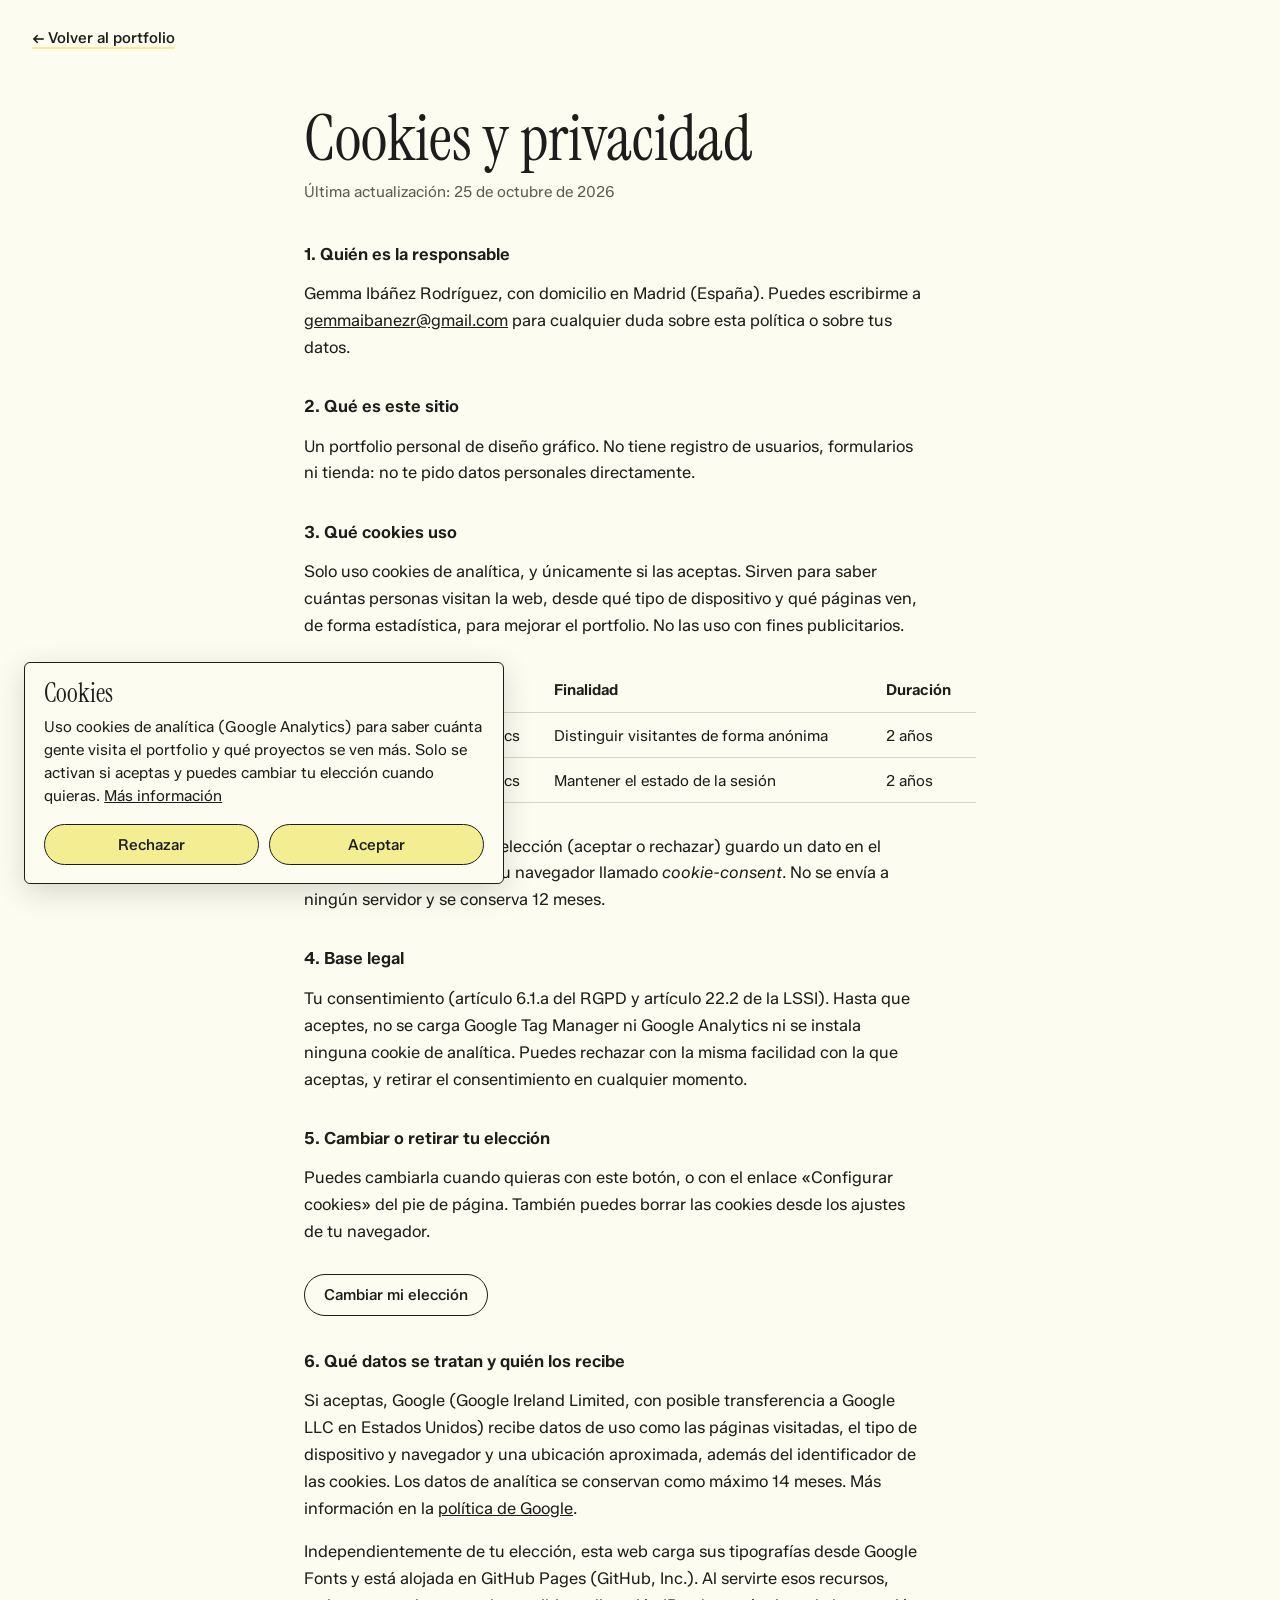
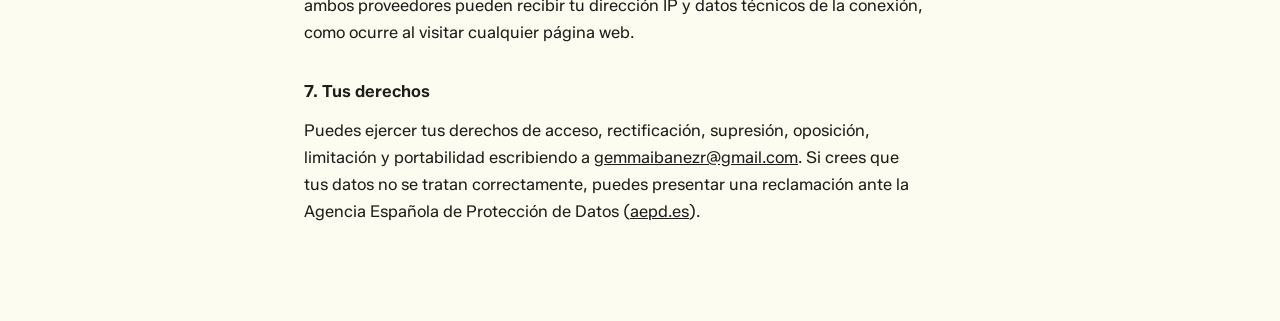
<file: cookies.html>
<!DOCTYPE html>
<html lang="es">
<head>
    <meta charset="utf-8">
    <meta name="viewport" content="width=device-width, initial-scale=1, viewport-fit=cover">
    <meta name="robots" content="noindex">
    <title>Cookies y privacidad · Gemma Ibáñez Rodríguez</title>
    <link href="https://fonts.googleapis.com/css2?family=Instrument+Serif:ital@0;1&family=Zalando+Sans:wght@400;500;600&display=swap" rel="stylesheet">
    <link rel="stylesheet" href="styles.css?v=3">
    <link rel="stylesheet" href="consent.css">
    <link rel="icon" href="img/logo.svg" type="image/svg+xml">
</head>
<body>

<div class="legal-top"><a href="index.html">← Volver al portfolio</a></div>

<main class="legal">
    <h1>Cookies y privacidad</h1>
    <p class="upd">Última actualización: 25 de octubre de 2026</p>

    <h2>1. Quién es la responsable</h2>
    <p>Gemma Ibáñez Rodríguez, con domicilio en Madrid (España). Puedes escribirme a <a href="mailto:gemmaibanezr@gmail.com">gemmaibanezr@gmail.com</a> para cualquier duda sobre esta política o sobre tus datos.</p>

    <h2>2. Qué es este sitio</h2>
    <p>Un portfolio personal de diseño gráfico. No tiene registro de usuarios, formularios ni tienda: no te pido datos personales directamente.</p>

    <h2>3. Qué cookies uso</h2>
    <p>Solo uso cookies de analítica, y únicamente si las aceptas. Sirven para saber cuántas personas visitan la web, desde qué tipo de dispositivo y qué páginas ven, de forma estadística, para mejorar el portfolio. No las uso con fines publicitarios.</p>
    <div class="tw">
    <table>
        <thead><tr><th>Cookie</th><th>Proveedor</th><th>Finalidad</th><th>Duración</th></tr></thead>
        <tbody>
            <tr><td>_ga</td><td>Google Analytics</td><td>Distinguir visitantes de forma anónima</td><td>2 años</td></tr>
            <tr><td>_ga_&lt;ID&gt;</td><td>Google Analytics</td><td>Mantener el estado de la sesión</td><td>2 años</td></tr>
        </tbody>
    </table>
    </div>
    <p>Además, para recordar tu elección (aceptar o rechazar) guardo un dato en el almacenamiento local de tu navegador llamado <em>cookie-consent</em>. No se envía a ningún servidor y se conserva 12 meses.</p>

    <h2>4. Base legal</h2>
    <p>Tu consentimiento (artículo 6.1.a del RGPD y artículo 22.2 de la LSSI). Hasta que aceptes, no se carga Google Tag Manager ni Google Analytics ni se instala ninguna cookie de analítica. Puedes rechazar con la misma facilidad con la que aceptas, y retirar el consentimiento en cualquier momento.</p>

    <h2>5. Cambiar o retirar tu elección</h2>
    <p>Puedes cambiarla cuando quieras con este botón, o con el enlace «Configurar cookies» del pie de página. También puedes borrar las cookies desde los ajustes de tu navegador.</p>
    <button class="btn" type="button" data-cookie-settings>Cambiar mi elección</button>

    <h2>6. Qué datos se tratan y quién los recibe</h2>
    <p>Si aceptas, Google (Google Ireland Limited, con posible transferencia a Google LLC en Estados Unidos) recibe datos de uso como las páginas visitadas, el tipo de dispositivo y navegador y una ubicación aproximada, además del identificador de las cookies. Los datos de analítica se conservan como máximo 14 meses. Más información en la <a href="https://policies.google.com/technologies/partner-sites" target="_blank" rel="noopener">política de Google</a>.</p>
    <p>Independientemente de tu elección, esta web carga sus tipografías desde Google Fonts y está alojada en GitHub Pages (GitHub, Inc.). Al servirte esos recursos, ambos proveedores pueden recibir tu dirección IP y datos técnicos de la conexión, como ocurre al visitar cualquier página web.</p>

    <h2>7. Tus derechos</h2>
    <p>Puedes ejercer tus derechos de acceso, rectificación, supresión, oposición, limitación y portabilidad escribiendo a <a href="mailto:gemmaibanezr@gmail.com">gemmaibanezr@gmail.com</a>. Si crees que tus datos no se tratan correctamente, puedes presentar una reclamación ante la Agencia Española de Protección de Datos (<a href="https://www.aepd.es" target="_blank" rel="noopener">aepd.es</a>).</p>
</main>

<script src="consent.js"></script>
</body>
</html>
</file>
<file: styles.css>
/* ========================================
   1. VARIABLES Y CONFIGURACIÓN GENERAL
   ======================================== */

:root {
    --bg: #fcfcf0;
    --ink: #1D1D1B;
    --muted: #5d5b52;
    --yellow: #F4EE93;
    --line: #d9d4bd;
    --serif: "Instrument Serif", Georgia, serif;
    --sans: "Zalando Sans", "Helvetica Neue", Arial, sans-serif;

    box-sizing: border-box;
    padding-top: env(safe-area-inset-top, 0px);
    padding-bottom: env(safe-area-inset-bottom, 0px);
}

/* Modo oscuro automático */

@media (prefers-color-scheme: dark) {
    :root:not([data-theme="light"]) {
        --bg: #1D1D1B;
        --ink: #F6F3E4;
        --muted: #b4b09c;
        --line: #3a3a35;
    }
}

/* Modo oscuro seleccionado manualmente */

:root[data-theme="dark"] {
    --bg: #1D1D1B;
    --ink: #F6F3E4;
    --muted: #b4b09c;
    --line: #3a3a35;
}

/* Configuración global */

*,
*::before,
*::after {
    box-sizing: inherit;
}

html {
    scroll-behavior: smooth;
    scroll-padding-top: 6rem;
}

body {
    margin: 0;
    background: var(--bg);
    color: var(--ink);
    font: 400 1.02rem/1.65 var(--sans);
}

a {
    color: inherit;
}

:focus-visible {
    outline: 3px solid var(--yellow);
    outline-offset: 3px;
}

.wrap {
    max-width: 1500px;
    margin: 0 auto;
    padding: 0 clamp(1.25rem, 4vw, 3rem);
}


/* ========================================
   2. MENÚ DE NAVEGACIÓN
   ======================================== */

.scroll-progress {
    position: fixed;
    inset: env(safe-area-inset-top, 0px) 0 auto;
    z-index: 30;
    height: 3px;
    pointer-events: none;
}

.scroll-progress span {
    display: block;
    width: 100%;
    height: 100%;
    background: var(--yellow);
    transform: scaleX(0);
    transform-origin: left center;
}

nav {
    position: fixed;
    inset: 0 0 auto;
    z-index: 20;
    background: var(--bg);
    border-bottom: 1px solid var(--line);
    padding-top: env(safe-area-inset-top, 0px);
}

nav .wrap {
    position: relative;
    display: flex;
    align-items: center;
    justify-content: space-between;
    height: 8rem;
    max-width: none;
    padding: 0 clamp(1rem, 2vw, 3rem) 0 clamp(2rem, 5vw, 1.5rem);
}

nav img {
    display: block;
    width: 7.3rem;
    height: 7.3rem;
}

nav .nav-logo-dark {
    display: none;
}

@media (prefers-color-scheme: dark) {
    :root:not([data-theme="light"]) nav .nav-logo-light {
        display: none;
    }

    :root:not([data-theme="light"]) nav .nav-logo-dark {
        display: block;
    }
}

:root[data-theme="dark"] nav .nav-logo-light {
    display: none;
}

:root[data-theme="dark"] nav .nav-logo-dark {
    display: block;
}

.nav-end,
.nav-actions {
    display: flex;
    align-items: center;
}

.nav-end {
    gap: 1.6rem;
}

.nav-actions {
    gap: 0.65rem;
}

nav ul {
    display: flex;
    gap: 1.6rem;
    list-style: none;
    margin: 0;
    padding: 0;
    font-size: 0.92rem;
    font-weight: 500;
}

nav ul a {
    text-decoration: none;
    padding: 0.3rem 0;
    border-bottom: 2px solid transparent;
}

nav ul a:hover {
    border-color: var(--yellow);
}

nav ul a.active {
    border-bottom-color: transparent;
    text-decoration: underline;
    text-decoration-color: var(--yellow);
    text-decoration-thickness: 2px;
    text-underline-offset: 0.35em;
}

nav ul .sep {
    width: 1px;
    height: 1.3rem;
    background: var(--line);
    align-self: center;
}

.theme-item {
    display: flex;
    align-items: center;
}

.theme-item::after {
    content: "";
    width: 1px;
    height: 1.3rem;
    margin-left: 0.8rem;
    background: var(--line);
}

.theme-toggle {
    display: grid;
    width: 2.1rem;
    height: 2.1rem;
    place-items: center;
    padding: 0;
    border: 1px solid var(--line);
    border-radius: 50%;
    background: transparent;
    color: var(--ink);
    cursor: pointer;
    transition: background-color 180ms ease, color 180ms ease, border-color 180ms ease;
}

.theme-toggle:hover {
    border-color: var(--yellow);
    background: var(--yellow);
    color: #1D1D1B;
}

.theme-icon {
    width: 1.05rem;
    height: 1.05rem;
    fill: none;
    stroke: currentColor;
    stroke-width: 1.6;
    stroke-linecap: round;
    stroke-linejoin: round;
}

.theme-toggle[data-mode="light"] .theme-icon-sun,
.theme-toggle[data-mode="dark"] .theme-icon-moon {
    display: none;
}

#burger {
    display: none;
    background: none;
    border: 1.5px solid var(--ink);
    color: var(--ink);
    border-radius: 99px;
    padding: 0.35rem 0.9rem;
    font: 500 0.9rem var(--sans);
    cursor: pointer;
}

/* Menú para tablet y móvil */

@media (max-width: 860px) {
    #burger {
        display: block;
    }

    nav .wrap {
        padding-left: 1.25rem;
        padding-right: 1.25rem;
        height: 5.5rem;
    }

    nav img {
        width: 4.5rem;
        height: 4.5rem;
    }

    .nav-end {
        gap: 0.6rem;
    }

    .theme-item::after {
        display: none;
    }

    nav ul .sep {
        width: 100%;
        height: 1px;
        margin: 0.5rem 0;
    }

    nav ul {
        display: none;
        position: absolute;
        top: 100%;
        left: 0;
        right: 0;
        flex-direction: column;
        gap: 0;
        background: var(--bg);
        border-bottom: 1px solid var(--line);
        padding: 0.5rem 1.25rem 1rem;
        font-size: 1.1rem;
    }

    nav ul.open {
        display: flex;
    }

    nav ul a {
        display: block;
        padding: 0.6rem 0;
    }
}


/* ========================================
   3. PORTADA
   ======================================== */

.hero {
    padding: 9rem 0 2rem;
}

.hero small {
    font-weight: 500;
    letter-spacing: 0.08em;
    text-transform: uppercase;
    font-size: 0.8rem;
}

.hero h1 {
    font: 400 clamp(3.4rem, 11vw, 9rem)/0.95 var(--serif);
    letter-spacing: 0.04em;
    margin: 1rem 0 3.5rem;
}

.hero-title-line {
    display: block;
    overflow: hidden;
    padding-bottom: 0.08em;
    margin-bottom: -0.08em;
}

.hero-title-line > span {
    display: block;
    opacity: 0;
    transform: translateY(105%);
    animation: hero-line-in 800ms cubic-bezier(0.2, 0.7, 0.2, 1) both;
}

.hero-title-line:nth-child(1) > span {
    animation-delay: 100ms;
}

.hero-title-line:nth-child(2) > span {
    animation-delay: 320ms;
}

.hero h1 em {
    position: relative;
    display: inline-block;
    isolation: isolate;
    font-style: italic;
    text-decoration: none;
}

.hero h1 em::after {
    content: "";
    position: absolute;
    z-index: -1;
    right: 0;
    bottom: 0.04em;
    left: 0;
    height: 0.11em;
    background: var(--yellow);
    transform: scaleX(0);
    transform-origin: left center;
    animation: hero-underline-in 700ms cubic-bezier(0.2, 0.7, 0.2, 1) 1.05s forwards;
}

@keyframes hero-line-in {
    to {
        opacity: 1;
        transform: translateY(0);
    }
}

@keyframes hero-underline-in {
    to {
        transform: scaleX(1);
    }
}

.hero p {
    font: italic 1.5rem/1.35 var(--serif);
    margin: 0;
    letter-spacing: 0.04em;
    color: var(--muted);
}

/* Franja tipográfica entre la presentación y los proyectos */
.marquee {
    overflow: hidden;
    padding: 0.3rem 0;
    background: var(--yellow);
    color: #1D1D1B;
}

.marquee-track {
    display: flex;
    width: max-content;
    animation: marquee-scroll 32s linear infinite;
}

.marquee-group {
    display: flex;
    flex: 0 0 auto;
    min-width: 100vw;
    box-sizing: border-box;
    align-items: center;
    justify-content: space-around;
    gap: clamp(0.4rem, 1vw, 1rem);
    white-space: nowrap;
    font: 500 clamp(1.05rem, 2vw, 1.65rem)/1.1 var(--serif);
    letter-spacing: 0.05em;
    text-transform: uppercase;
}

.marquee-group > span {
    flex: 1 0 auto;
    text-align: center;
}

@keyframes marquee-scroll {
    to {
        transform: translateX(-50%);
    }
}


/* ========================================
   4. SOBRE MÍ
   ======================================== */

.about {
    border-top: 1px solid var(--line);
    padding: 3.5rem 0;
    display: grid;
    gap: 2rem;
}

.about h2,
.info h3 {
    font: 400 1.05rem var(--sans);
    font-weight: 600;
    margin: 0 0 0.6rem;
}

.about p {
    margin: 0 0 1rem;
    max-width: 58ch;
}

/* Frase destacada de presentación */

.about .lead {
    font: italic 1.45rem/1.3 var(--serif);
    letter-spacing: 0.04em;
    max-width: none;
    text-wrap: balance;
    margin: 0 0 1.5rem;
    color: var(--ink);
}

/* Listas de información */

.facts {
    list-style: none;
    margin: 0;
    padding: 0;
    color: var(--muted);
    font-size: 0.95rem;
}

.facts li {
    padding: 0.45rem 0;
    border-bottom: 1px solid var(--line);
}

/* Columnas de formación, software y contacto */

.about .cols {
    display: grid;
    gap: 1.8rem;
    align-content: start;
}

.facts-block h3 {
    font: 600 0.8rem var(--sans);
    letter-spacing: 0.08em;
    text-transform: uppercase;
    margin: 0 0 0.5rem;
}

.facts-block ul {
    list-style: none;
    margin: 0;
    padding: 0;
    color: var(--muted);
    font-size: 0.98rem;
}

.facts-block li {
    padding: 0.4rem 0;
    border-bottom: 1px solid var(--line);
}

/* Ajusta la altura de Software a Formación */
.about .cols > .facts-block:nth-child(2) li {
    padding-block: 0.53rem;
}

/* Mantiene las dos listas de Contacto alineadas */
.about .cols > .facts-block:nth-child(3) .contact li {
    padding-block: 0.65rem;
}

.facts-block a {
    color: inherit;
}

/* Enlaces de contacto */

.contact {
    display: grid;
    gap: 0 2rem;
    align-content: start;
}

/* Adaptación a escritorio */

@media (min-width: 900px) {
    .about {
        grid-template-columns: 6fr 6fr;
        gap: 4rem;
    }
}

/* Distribución de columnas en tablet y escritorio */

@media (min-width: 700px) {
    .contact {
        grid-template-columns: 1fr 1fr;
    }

    .about .cols {
        grid-template-columns: 1fr 1fr;
    }

    .about .cols .facts-block:nth-child(3) {
        grid-column: 1 / -1;
    }
}

/* Márgenes laterales de portada y sobre mí */

@media (max-width: 1500px) {
    .hero,
    .about {
        padding-left: clamp(1.25rem, 4vw, 3rem);
        padding-right: clamp(1.25rem, 4vw, 3rem);
    }
}

/* Alineación de los textos de sobre mí */

#sobre-mi p:first-of-type {
    text-align: left;
}

#sobre-mi p:not(:first-of-type) {
    text-align: justify;
    hyphens: none;
    -webkit-hyphens: none;
}

@media (max-width: 600px) {
    #sobre-mi p:not(:first-of-type) {
        text-align: left;
    }
}
/* ========================================
   5. PROYECTOS
   ======================================== */

.project {
    border-top: 1px solid var(--line);
    padding: 4rem 0;
}

/* Cabecera de los proyectos */

.p-head {
    display: grid;
    gap: 1.5rem;
    align-items: end;
    margin-bottom: 2.5rem;
}

.num {
    font: 400 clamp(4rem, 10vw, 8rem)/0.8 var(--serif);
}

.p-head h2 {
    font: 400 clamp(2rem, 4.6vw, 3.4rem)/1.05 var(--serif);
    margin: 0 0 0.6rem;
    letter-spacing: 0.04em;
}

.p-head h2 span {
    display: block;
    font-size: 0.55em;
    font-style: italic;
    color: var(--muted);
    margin-top: 0.4rem;
    line-height: 1.2;
    letter-spacing: 0.04em;
}

/* Etiquetas */

.tags {
    display: flex;
    flex-wrap: wrap;
    gap: 0.5rem;
    font-size: 0.82rem;
    font-weight: 500;
}

.tags span {
    border: 1.5px solid var(--ink);
    border-radius: 99px;
    padding: 0.1rem 0.8rem;
}

.tags .acad {
    background: var(--yellow);
    border-color: var(--ink);
    color: #1D1D1B;
}

/* Distribución del contenido */

.p-body {
    display: grid;
    gap: 2rem;
}

.p-body img {
    display: block;
    width: 100%;
    height: auto;
    border-radius: 3px;
}

/* Portadas animadas de los logotipos */
.logo-main {
    display: grid;
    place-items: center;
    overflow: hidden;
    border: 0;
    border-radius: 3px;
    background: transparent;
    cursor: zoom-in;
}

#p1 .logo-main--city {
    width: min(100%, 22rem);
    aspect-ratio: 3 / 4;
    justify-self: center;
}

#p6 .logo-main--stereo {
    aspect-ratio: 4 / 3;
}

#p1 .logo-main img {
    width: 88%;
    height: 82%;
    object-fit: contain;
    border-radius: 0;
}

#p6 .logo-main img {
    width: 88%;
    height: 88%;
    object-fit: contain;
    border-radius: 0;
}

#p6 .stereo-logo-dark {
    display: none;
}

/* En oscuro, el escudo pasa a blanco y ESTÉREO a su amarillo corporativo. */
@media (prefers-color-scheme: dark) {
    :root:not([data-theme="light"]) #p1 .logo-main--city img {
        filter: brightness(0) invert(1);
    }

    :root:not([data-theme="light"]) #p6 .stereo-logo-light {
        display: none;
    }

    :root:not([data-theme="light"]) #p6 .stereo-logo-dark {
        display: block;
    }
}

:root[data-theme="dark"] #p1 .logo-main--city img {
    filter: brightness(0) invert(1);
}

:root[data-theme="dark"] #p6 .stereo-logo-light {
    display: none;
}

:root[data-theme="dark"] #p6 .stereo-logo-dark {
    display: block;
}




/* Texto descriptivo */

.info p {
    margin: 0 0 1rem;
    max-width: 52ch;
}

.project-more {
    display: grid;
    margin: 0 0 1rem;
}

.project-more summary {
    grid-row: 1;
    display: inline-flex;
    align-items: center;
    gap: 0.45rem;
    color: var(--ink);
    font-size: 0.9rem;
    font-weight: 500;
    cursor: pointer;
    list-style: none;
}

.project-more summary::-webkit-details-marker {
    display: none;
}

.project-more summary::after {
    content: "+";
    color: var(--muted);
    font-size: 1.15rem;
    line-height: 1;
}

.project-more[open] > .project-more-content {
    grid-row: 1;
    padding-top: 0;
}

.project-more[open] > summary {
    grid-row: 2;
    margin-top: 0.75rem;
}

.project-more[open] summary::after {
    content: "−";
}

.project-more summary:hover {
    text-decoration: underline;
    text-decoration-color: var(--yellow);
    text-decoration-thickness: 2px;
    text-underline-offset: 0.25em;
}

.project-more-content {
    padding-top: 0.75rem;
}

@media (min-width: 601px) {
    .project-more > summary {
        display: none;
    }
}

.info .dec {
    border-left: 5px solid var(--yellow);
    padding-left: 1rem;
    margin-top: 1.4rem;
}

/* Panel de imágenes y pie de imagen */

.board {
    margin-top: 2.5rem;
}

.board img {
    display: block;
    width: 100%;
    height: auto;
    border-radius: 3px;
}

.board p {
    font-size: 0.92rem;
    color: var(--muted);
    margin: 0.7rem 0 0;
    max-width: 70ch;
}


/* ========================================
   6. CONTACTO
   ======================================== */

footer {
    background: var(--yellow);
    color: #1D1D1B;
    padding: 4.5rem 0 4rem;
    margin-top: 1rem;
}

footer h2 {
    font: 400 clamp(3.2rem, 9vw, 6rem)/0.9 var(--serif);
    margin: 0 0 1.5rem;
    letter-spacing: -0.02em;
}

footer .wrap {
    max-width: none;
    padding: 0 1.5rem 0 3.3rem;
}

footer .mail-actions {
    display: flex;
    align-items: center;
    flex-wrap: wrap;
    gap: 0.75rem;
}

footer .copy-email {
    position: relative;
    padding: 0.35rem 0.75rem;
    border: 1px solid currentColor;
    border-radius: 99px;
    background: transparent;
    color: inherit;
    font: 500 0.85rem var(--sans);
    cursor: pointer;
    transition: background-color 180ms ease, color 180ms ease;
}

footer .copy-email:hover,
footer .copy-email:focus-visible {
    background: #1D1D1B;
    color: var(--yellow);
}

footer .copy-email-status {
    font-size: 0.85rem;
}

footer .copy-email.copied::after {
    content: "✦";
    position: absolute;
    top: -0.55rem;
    right: -0.65rem;
    color: #806900;
    font-size: 1.1rem;
    animation: copy-email-sparkle 520ms ease-out both;
}

@keyframes copy-email-sparkle {
    0% { opacity: 0; transform: scale(0.35) rotate(-25deg); }
    45% { opacity: 1; transform: scale(1.25) rotate(12deg); }
    100% { opacity: 0.9; transform: scale(1) rotate(0); }
}

footer .contact-cta {
    display: inline-grid;
    grid-template-columns: minmax(0, 1fr);
    max-width: 100%;
}

footer .contact-cta h2 {
    width: max-content;
    max-width: 100%;
}

footer .mail-actions {
    width: 100%;
}

.external-mark {
    display: inline-grid;
    width: 0.85em;
    height: 0.85em;
    margin-left: 0.2em;
    opacity: 0.6;
    transform: translateY(-0.08em);
}

.external-mark svg {
    display: block;
    width: 100%;
    height: 100%;
    fill: none;
    stroke: currentColor;
    stroke-width: 1.5;
    stroke-linecap: round;
    stroke-linejoin: round;
}

.contact a[target="_blank"] {
    text-decoration: none;
}

.contact a[target="_blank"] .external-mark {
    transition: opacity 180ms ease, transform 180ms ease;
}

.contact a[target="_blank"]:hover .external-mark,
.contact a[target="_blank"]:focus-visible .external-mark {
    opacity: 1;
    transform: translate(0.12em, -0.2em);
}

footer .links a {
    position: relative;
    text-decoration: none;
}

footer .links .back-to-top {
    margin-left: auto;
}

footer .links a::after {
    content: "";
    position: absolute;
    right: 0;
    bottom: -0.2rem;
    left: 0;
    height: 1px;
    background: currentColor;
    transform: scaleX(0);
    transform-origin: left;
    transition: transform 220ms ease;
}

footer .links a:hover::after,
footer .links a:focus-visible::after {
    transform: scaleX(1);
}

footer .links {
    display: flex;
    gap: 1.5rem;
    flex-wrap: wrap;
    margin-top: 1rem;
    font-weight: 500;
}

@media (max-width: 860px) {
    footer .mail-actions {
        flex-direction: column;
        align-items: flex-start;
    }
}

.next-project {
    display: flex;
    width: fit-content;
    margin-left: auto;
    align-items: center;
    gap: 0.45rem;
    margin-top: 1.5rem;
    color: var(--muted);
    font-size: 0.9rem;
    text-decoration-color: transparent;
    text-decoration-thickness: 1px;
    text-underline-offset: 0.3em;
    transition: color 180ms ease, text-decoration-color 180ms ease;
}

.next-project:hover,
.next-project:focus-visible {
    color: var(--ink);
    text-decoration-color: var(--yellow);
}

@media (prefers-reduced-motion: reduce) {
    footer .links a::after,
    footer .copy-email.copied::after,
    .next-project {
        transition: none;
        animation: none;
    }
}

footer small {
    display: block;
    margin-top: 1rem;
    opacity: 0.75;
}


/* ========================================
   7. VÍDEOS
   ======================================== */

.vids {
    margin-top: 3.5rem;
}

.vids h3 {
    font: 400 clamp(1.8rem, 3.4vw, 2.6rem)/1.1 var(--serif);
    margin: 0 0 1.2rem;
}

.vgrid {
    display: grid;
    gap: 1rem;
}

@media (min-width: 900px) {
    .vgrid {
        grid-template-columns: 3fr 2fr;
    }

    #p6 .vgrid {
        grid-template-columns: 7fr 3fr;
    }

    .v.big {
        grid-row: span 2;
    }
}

.v {
    margin: 0;
}

/* Vídeos y espacios reservados */

.v video,
.v .ph {
    display: block;
    width: 100%;
    aspect-ratio: 16 / 9;
    background: var(--ink);
    border-radius: 3px;
    object-fit: contain;
}

.v .ph {
    display: flex;
    align-items: center;
    justify-content: center;
    background: var(--line);
    color: var(--muted);
    font: 500 0.95rem var(--sans);
    text-align: center;
    padding: 1rem;
}

/* Pie de vídeo */

.v figcaption {
    font-size: 0.9rem;
    color: var(--muted);
    margin-top: 0.5rem;
}


/* ========================================
   8. GALERÍAS GENERALES
   ======================================== */

/* Botones que contienen las imágenes */

.th {
    position: relative;
    display: block;
    width: 100%;
    overflow: hidden;
    padding: 0;
    border: 0;
    border-radius: 3px;
    background: none;
    cursor: zoom-in;
}

.th::after {
    content: "⤢";
    position: absolute;
    right: 0.75rem;
    bottom: 0.75rem;
    z-index: 1;
    display: grid;
    width: 2.25rem;
    height: 2.25rem;
    place-items: center;
    border: 1px solid rgba(29, 29, 27, 0.14);
    border-radius: 50%;
    background: var(--yellow);
    color: #1D1D1B;
    font: 500 1.25rem/1 var(--sans);
    opacity: 0;
    pointer-events: none;
    transform: translateY(0.25rem);
    transition: opacity 180ms ease, transform 180ms ease;
}

/* Imágenes de las galerías */

.th img {
    display: block;
    width: 100%;
    height: auto;
    border-radius: inherit;
    transition:
        transform 500ms cubic-bezier(0.2, 0.7, 0.2, 1),
        opacity 500ms ease;
}

@media (hover: hover) and (pointer: fine) {
    .th:hover img,
    .th:focus-visible img {
        opacity: 0.96;
        transform: scale(1.025);
    }

    .th:hover::after,
    .th:focus-visible::after {
        opacity: 1;
        transform: translateY(0);
    }
}

@media (prefers-reduced-motion: reduce) {
    .th img,
    .th:hover img,
    .th:focus-visible img {
        opacity: 1;
        transform: none;
        transition: none;
    }

    .th::after {
        transition: none;
    }

    .th:focus-visible::after {
        opacity: 1;
        transform: none;
    }
}

/* Galería general */

.gal {
    columns: 3 240px;
    column-gap: 1rem;
    margin-top: 2.5rem;
}

.gal .th {
    break-inside: avoid;
    margin: 0 0 1rem;
}

/* Gris mate visible alrededor de las imágenes con lienzo claro. */
#p1 .iphone-matte,
#p6 .spread-matte {
    padding: 1.5rem;
    background: #D2D2D2;
}

#p6 .spread-matte img {
    mix-blend-mode: normal;
}

#p6 .stereo-gallery {
    columns: initial;
    display: grid;
    grid-template-columns: repeat(3, minmax(0, 1fr));
    align-items: stretch;
    gap: 1rem;
}

#p6 .stereo-gallery-column {
    display: grid;
    align-content: start;
    gap: 1rem;
    min-width: 0;
}

#p6 .stereo-gallery .th {
    margin: 0;
}

#p6 .stereo-gallery-column:last-child .th img {
    width: 112%;
    max-width: none;
    margin-left: -6%;
}

@media (max-width: 800px) {
    #p6 .stereo-gallery {
        grid-template-columns: repeat(2, minmax(0, 1fr));
    }
}

@media (max-width: 600px) {
    #p6 .stereo-gallery {
        grid-template-columns: 1fr;
    }
}


/* ========================================
   9. VISOR DE IMÁGENES AMPLIADAS
   ======================================== */

#lb {
    position: fixed;
    inset: 0;
    z-index: 50;
    background: rgba(18, 18, 16, 0.95);
    display: none;
    align-items: center;
    justify-content: center;
    padding: 4rem 1rem 4.5rem;
}

/* Visor abierto */

#lb.open {
    display: flex;
    animation: lightbox-backdrop-in 280ms ease-out both;
}

@keyframes lightbox-backdrop-in {
    from {
        background-color: rgba(18, 18, 16, 0);
    }

    to {
        background-color: rgba(18, 18, 16, 0.95);
    }
}

#lb img.lb-image-hidden {
    opacity: 0;
}

#lb .lb-zoom-clone {
    position: fixed;
    z-index: 1;
    max-width: none;
    max-height: none;
    padding: 0;
    pointer-events: none;
}

/* Imagen ampliada */

#lb img {
    max-width: 100%;
    max-height: 100%;
    object-fit: contain;
    border-radius: 3px;
}

/* Botones del visor */

#lb button {
    position: absolute;
    z-index: 2;
    width: 2.9rem;
    height: 2.9rem;
    background: rgba(246, 243, 228, 0.16);
    color: #F6F3E4;
    border: 0;
    border-radius: 50%;
    font-size: 1.4rem;
    cursor: pointer;
}

#lb button:hover {
    background: rgba(246, 243, 228, 0.32);
}

/* Cerrar */

#lb .x {
    top: calc(0.8rem + env(safe-area-inset-top, 0px));
    right: 1rem;
}

/* Imagen anterior */

#lb .pv {
    left: 1rem;
    top: 50%;
}

/* Imagen siguiente */

#lb .nx {
    right: 1rem;
    top: 50%;
}

/* Contador de imágenes */

#lb .ct {
    position: absolute;
    z-index: 2;
    bottom: calc(1.2rem + env(safe-area-inset-bottom, 0px));
    left: 0;
    right: 0;
    text-align: center;
    color: #F6F3E4;
    font-size: 0.9rem;
}


/* ========================================
   10. PROYECTO LIBROS (P4)
   ======================================== */

#p4 .gal {
    display: grid;
    grid-template-columns: repeat(3, 1fr);
    gap: 1rem;
    columns: auto;
}

#p4 .gal .th {
    aspect-ratio: 1 / 1;
    overflow: hidden;
    border-radius: 3px;
    margin: 0;
}

#p4 .gal .th img {
    height: 100%;
    object-fit: cover;
}


/* ========================================
   11. PROYECTO VINOS (P2)
   ======================================== */

/* Galería de cuatro columnas */

#p2 .gal {
    display: grid;
    grid-template-columns: repeat(4, minmax(0, 1fr));
    gap: 1rem;
}

#p2 .gal .th {
    margin: 0;
    overflow: hidden;
    border-radius: 3px;
}

/* Altura uniforme de las imágenes */

#p2 .gal .th {
    height: 320px;
}

#p2 .gal .th img {
    display: block;
    width: 100%;
    height: 100%;
    object-fit: contain;
}

/* Adaptación a móvil */

@media (max-width: 600px) {
    #p2 .gal {
        grid-template-columns: repeat(2, minmax(0, 1fr));
        gap: 0.65rem;
    }

    #p2 .gal .th {
        height: 240px;
    }
}


/* ========================================
   12. PROYECTO IBERIA (P5)
   ======================================== */

/* Póster y portada del CD */

#p5 .iberia-principales {
    display: grid;
    grid-template-columns: repeat(2, minmax(0, 1fr));
    gap: 1rem;
    align-items: start;
}

#p5 .iberia-principales .th {
    display: block;
    width: 100%;
    min-width: 0;
    margin: 0;
}

#p5 .iberia-principales .th img {
    display: block;
    width: 100%;
    height: auto;
}

/* Galería secundaria */

#p5 .iberia-gal {
    display: grid;
    grid-template-columns: repeat(6, minmax(0, 1fr));
    gap: 1rem;
    margin-top: 2.5rem;
}

#p5 .iberia-gal .th {
    width: 100%;
    min-width: 0;
    margin: 0;
}

#p5 .iberia-gal .th img {
    display: block;
    width: 100%;
    height: auto;
}

/* Distribución de las imágenes */

#p5 .iberia-gal .dos-columnas {
    grid-column: span 3;
}

#p5 .iberia-gal .tres-columnas {
    grid-column: span 2;
}

/* Adaptación a móvil */

@media (max-width: 600px) {
    #p1 .gal {
        columns: initial;
        display: grid;
        grid-template-columns: repeat(6, minmax(0, 1fr));
        gap: 0.65rem;
    }

    #p1 .gal .th {
        grid-column: span 6;
        margin: 0;
    }

    #p1 .gal .madrid-pair {
        grid-column: span 3;
    }

    #p1 .gal .madrid-order-1 { order: 1; }
    #p1 .gal .madrid-order-2 { order: 2; }
    #p1 .gal .madrid-order-3 { order: 3; }
    #p1 .gal .madrid-order-4 { order: 4; }
    #p1 .gal .madrid-order-5 { order: 5; }
    #p1 .gal .madrid-order-6 { order: 6; }
    #p1 .gal .madrid-order-7 { order: 7; }
    #p1 .gal .madrid-order-8 { order: 8; }
    #p1 .gal .madrid-order-9 { order: 9; }

    #p3 .gal {
        columns: initial;
        display: grid;
        grid-template-columns: repeat(6, minmax(0, 1fr));
        gap: 0.65rem;
    }

    #p3 .gal .th {
        grid-column: span 6;
        margin: 0;
    }

    #p3 .gal .mobile-third {
        grid-column: span 2;
    }

    #p3 .gal .mobile-half {
        grid-column: span 3;
    }

    #p5 .iberia-principales {
        gap: 0.65rem;
    }

    #p5 .iberia-gal {
        grid-template-columns: repeat(6, minmax(0, 1fr));
        gap: 0.65rem;
    }

    #p5 .iberia-gal .dos-columnas {
        grid-column: span 3;
    }

    #p5 .iberia-gal .tres-columnas {
        grid-column: span 2;
    }

    #p6 .stereo-gallery {
        grid-template-columns: repeat(6, minmax(0, 1fr));
        gap: 0.65rem;
    }

    #p6 .stereo-gallery-column {
        display: contents;
    }

    #p6 .stereo-gallery .th {
        grid-column: 1 / -1;
        margin: 0;
    }

    #p6 .stereo-gallery .stereo-pair {
        grid-column: span 3;
    }

    #p6 .stereo-gallery .stereo-pair img {
        width: 100%;
        max-width: 100%;
        margin-left: 0;
    }
}


/* ========================================
   13. DISTRIBUCIÓN DE LOS PROYECTOS
   ======================================== */

/* Columnas de texto e imagen en escritorio */

@media (min-width: 900px) {
    .p-head {
        grid-template-columns: auto 1fr auto;
        gap: 3rem;
        align-items: start;
    }

    .p-head .tags {
        align-self: end;
    }

    .p-body {
        grid-template-columns: 5fr 7fr;
        gap: 3.5rem;
        align-items: start;
    }

    .project:nth-of-type(even) .p-body {
        grid-template-columns: 7fr 5fr;
    }

    .project:nth-of-type(even) .info {
        order: 2;
    }

    /* Ayuntamiento, Keith Haring e IBERIA */

    #p1 .p-body,
    #p3 .p-body,
    #p5 .p-body {
        grid-template-columns: 5fr 7fr;
    }

    #p1 .p-body {
        align-items: stretch;
    }

    #p1 .logo-main--city {
        aspect-ratio: auto;
        align-self: stretch;
    }

    #p1 .logo-main--city img {
        position: absolute;
        top: 50%;
        left: 50%;
        width: auto;
        height: 104%;
        max-width: none;
        transform: translate(-50%, -50%);
    }

    #p1 .info,
    #p3 .info,
    #p5 .info {
        order: 0;
    }

    /* Vinos, Libros y ESTÉREO */

    #p2 .p-body,
    #p4 .p-body,
    #p6 .p-body {
        grid-template-columns: 7fr 5fr;
    }

    #p2 .info,
    #p4 .info,
    #p6 .info {
        order: 2;
    }
}

/* Mantener el texto de los proyectos justificado */

.project .info p {
    text-align: justify;
    hyphens: none;
    -webkit-hyphens: none;
}

@media (max-width: 600px) {
    .project .info p {
        text-align: left;
    }

    #p1 .logo-main--city,
    #p6 .logo-main--stereo {
        justify-self: center;
        margin-inline: auto;
    }

    #p1 .logo-main--city img,
    #p6 .logo-main--stereo img {
        margin-inline: auto;
    }
}


/* ========================================
   14. ACCESIBILIDAD
   ======================================== */

/* Reducir el desplazamiento animado si el usuario lo solicita */

@media (prefers-reduced-motion: reduce) {
    html {
        scroll-behavior: auto;
    }

    .hero-title-line > span {
        opacity: 1;
        transform: none;
        animation: none;
    }

    .hero h1 em::after {
        transform: scaleX(1);
        animation: none;
    }
}

/* Apariciones al entrar en pantalla */
.scroll-reveal-ready .reveal-on-scroll {
    opacity: 0;
    transform: translateY(22px);
    transition:
        opacity 600ms ease,
        transform 600ms cubic-bezier(0.2, 0.7, 0.2, 1);
    transition-delay: var(--reveal-delay, 0ms);
}

.scroll-reveal-ready .reveal-on-scroll.is-visible {
    opacity: 1;
    transform: translateY(0);
}

@media (prefers-reduced-motion: reduce) {
    .scroll-reveal-ready .reveal-on-scroll {
        opacity: 1;
        transform: none;
        transition: none;
    }
}

@media (prefers-reduced-motion: reduce) {
    .marquee-track {
        animation: none;
    }
}
</file>
<file: consent.css>
/* Banner de cookies y página legal. Usa las variables de styles.css */
#cc {
  position: fixed;
  z-index: 40;
  left: 1rem;
  right: 1rem;
  bottom: calc(1rem + env(safe-area-inset-bottom, 0px));
  max-width: 30rem;
  background: var(--bg);
  color: var(--ink);
  border: 1.5px solid var(--ink);
  border-radius: 6px;
  padding: 1.1rem 1.2rem;
  font: 400 0.95rem/1.5 var(--sans);
  box-shadow: 0 8px 30px rgba(0, 0, 0, 0.15);
}
#cc h2 { font: 400 1.6rem/1.1 var(--serif); margin: 0 0 0.5rem; }
#cc p { margin: 0 0 1rem; }
#cc a { color: inherit; text-decoration: underline; }
#cc .cc-btns { display: flex; gap: 0.6rem; }
#cc button {
  flex: 1;
  font: 500 0.95rem var(--sans);
  padding: 0.65rem 1rem;
  border: 1.5px solid var(--ink);
  background: var(--yellow);
  color: #1D1D1B;
  border-radius: 99px;
  cursor: pointer;
}
#cc button:hover { background: #ece479; }
@media (min-width: 700px) { #cc { left: 1.5rem; right: auto; } }

/* Página cookies.html */
.legal-top { padding: 1.5rem clamp(1.25rem, 4vw, 2rem); }
.legal-top a { font: 500 0.95rem var(--sans); color: var(--ink); text-decoration: none; border-bottom: 2px solid var(--yellow); }
.legal { max-width: 46rem; margin: 0 auto; padding: 1rem clamp(1.25rem, 4vw, 2rem) 5rem; }
.legal h1 { font: 400 clamp(2.4rem, 7vw, 4rem) / 1 var(--serif); margin: 1rem 0 0.5rem; }
.legal .upd { color: var(--muted); font-size: 0.95rem; margin: 0 0 2.5rem; }
.legal h2 { font: 600 1.05rem var(--sans); margin: 2.2rem 0 0.5rem; }
.legal p, .legal li { max-width: 62ch; }
.legal a { color: inherit; }
.legal .tw { overflow-x: auto; }
.legal table { border-collapse: collapse; width: 100%; font-size: 0.95rem; margin: 0.8rem 0; }
.legal th, .legal td { text-align: left; padding: 0.6rem 0.8rem 0.6rem 0; border-bottom: 1px solid var(--line); vertical-align: top; }
.legal th { font-weight: 600; }
.legal .btn {
  font: 500 0.95rem var(--sans); padding: 0.65rem 1.2rem; margin-top: 0.8rem;
  border: 1.5px solid var(--ink); background: transparent; color: var(--ink); border-radius: 99px; cursor: pointer;
}
.legal .btn:hover { background: var(--ink); color: var(--bg); }
</file>
